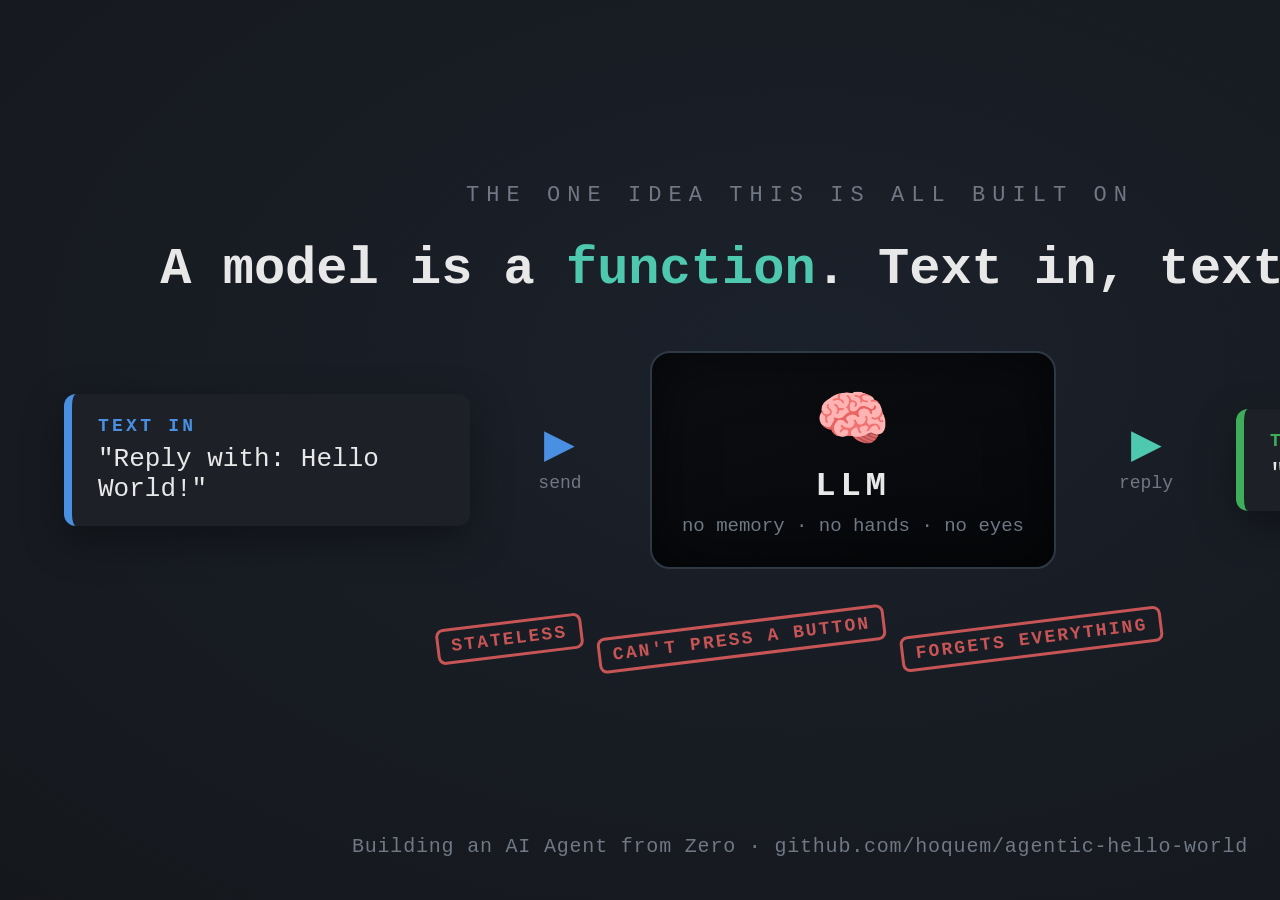
<file: production/blog/01-llm-function.html>
<!doctype html>
<html><head><meta charset="utf-8"><link rel="stylesheet" href="blog.css">
<style>html,body{width:1600px;height:900px}</style></head>
<body>
  <div class="stage">
    <div class="kicker">The one idea this is all built on</div>
    <div class="headline">A model is a <span class="accent">function</span>. Text in, text out.</div>

    <div class="flow-row" style="margin-top:18px">
      <div class="card user" style="min-width:300px">
        <div class="role">text in</div>
        <div class="body">"Reply with: Hello World!"</div>
      </div>

      <div class="arrow out"><div class="line">▶</div><div>send</div></div>

      <div class="box llm" style="width:460px">
        <div class="glyph">🧠</div>
        <div class="name">LLM</div>
        <div class="tag" style="white-space:nowrap">no memory · no hands · no eyes</div>
      </div>

      <div class="arrow back"><div class="line">▶</div><div>reply</div></div>

      <div class="card assistant" style="min-width:300px">
        <div class="role">text out</div>
        <div class="body">"Hello World!"</div>
      </div>
    </div>

    <div class="stamps" style="margin-top:18px">
      <span class="stamp">stateless</span>
      <span class="stamp">can't press a button</span>
      <span class="stamp">forgets everything</span>
    </div>

    <div class="foot">Building an AI Agent from Zero · github.com/hoquem/agentic-hello-world</div>
  </div>
</body></html>
</file>
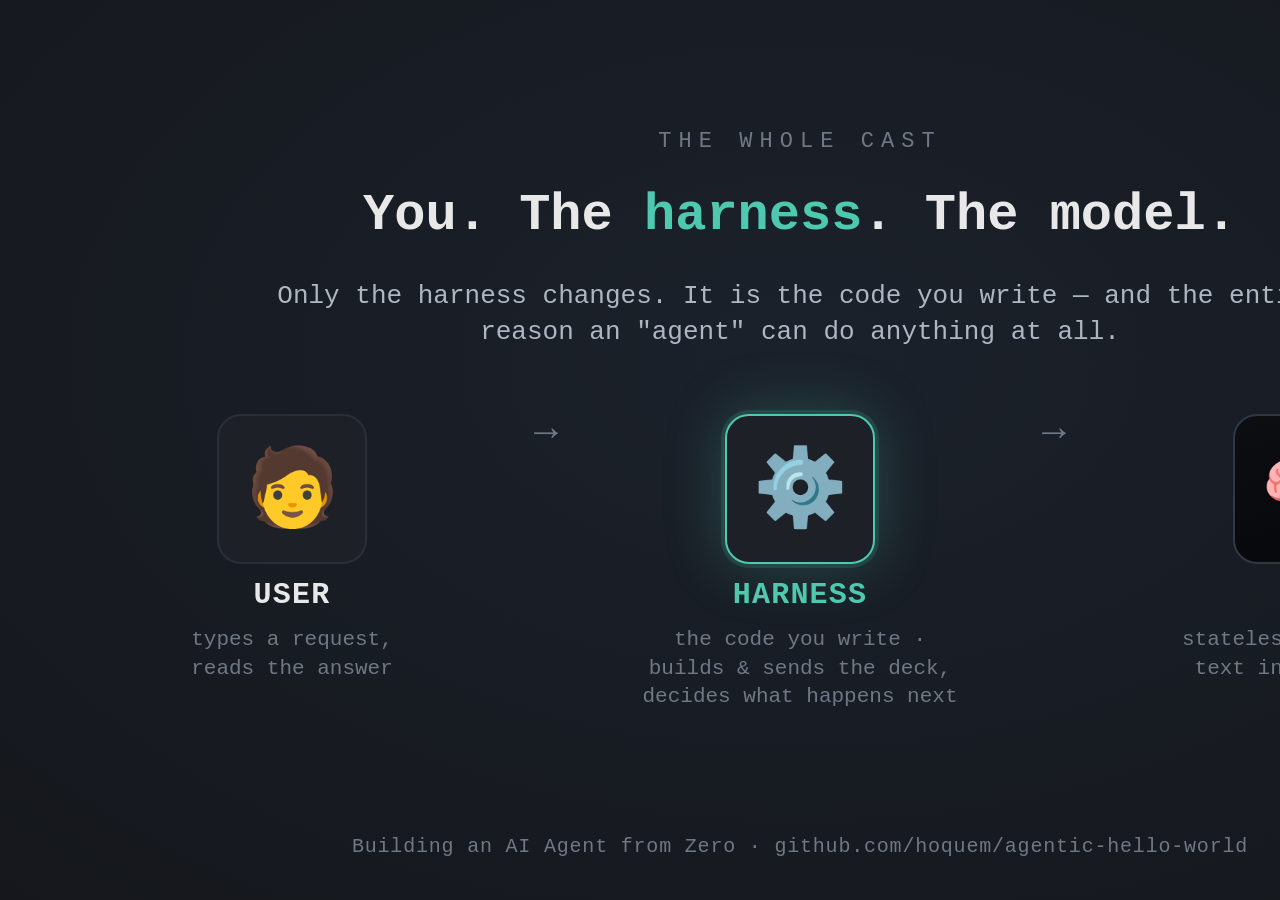
<file: production/blog/02-actors.html>
<!doctype html>
<html><head><meta charset="utf-8"><link rel="stylesheet" href="blog.css">
<style>html,body{width:1600px;height:900px}</style></head>
<body>
  <div class="stage">
    <div class="kicker">The whole cast</div>
    <div class="headline">You. The <span class="accent">harness</span>. The model.</div>
    <div class="sub">Only the harness changes. It is the code you write — and the entire reason an "agent" can do anything at all.</div>

    <div class="flow-row" style="margin-top:30px; gap:24px; align-items:flex-start">
      <div class="actor user">
        <div class="glyph">🧑</div>
        <div class="name">USER</div>
        <div class="desc">types a request,<br>reads the answer</div>
      </div>

      <div class="arrow"><div class="line">→</div></div>

      <div class="actor harness">
        <div class="glyph">⚙️</div>
        <div class="name">HARNESS</div>
        <div class="desc">the code you write ·<br>builds &amp; sends the deck,<br>decides what happens next</div>
      </div>

      <div class="arrow"><div class="line">→</div></div>

      <div class="actor">
        <div class="glyph" style="background:linear-gradient(160deg,#0c0e12,#05070a);border-color:#2f3845">🧠</div>
        <div class="name">LLM</div>
        <div class="desc">stateless · frozen ·<br>text in → text out</div>
      </div>
    </div>

    <div class="foot">Building an AI Agent from Zero · github.com/hoquem/agentic-hello-world</div>
  </div>
</body></html>
</file>
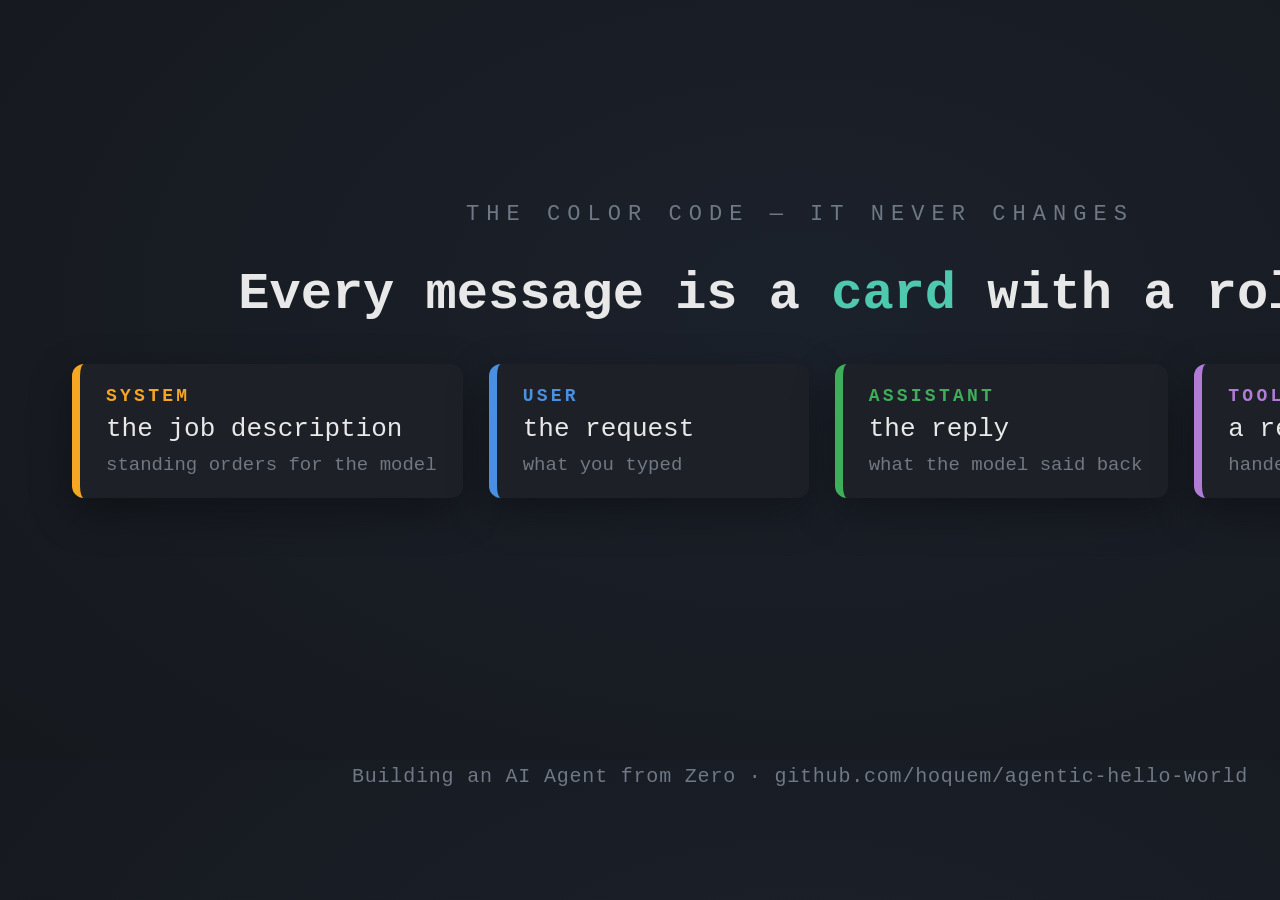
<file: production/blog/03-cards.html>
<!doctype html>
<html><head><meta charset="utf-8"><link rel="stylesheet" href="blog.css">
<style>html,body{width:1600px;height:760px}</style></head>
<body>
  <div class="stage" style="gap:40px">
    <div class="kicker">The color code — it never changes</div>
    <div class="headline">Every message is a <span class="accent">card</span> with a role.</div>

    <div class="flow-row" style="gap:26px; align-items:stretch; flex-wrap:wrap">
      <div class="card system">
        <div class="role">System</div>
        <div class="body">the job description</div>
        <div class="note">standing orders for the model</div>
      </div>
      <div class="card user">
        <div class="role">User</div>
        <div class="body">the request</div>
        <div class="note">what you typed</div>
      </div>
      <div class="card assistant">
        <div class="role">Assistant</div>
        <div class="body">the reply</div>
        <div class="note">what the model said back</div>
      </div>
      <div class="card tool">
        <div class="role">Tool</div>
        <div class="body">a result</div>
        <div class="note">handed back to the model</div>
      </div>
    </div>

    <div class="foot">Building an AI Agent from Zero · github.com/hoquem/agentic-hello-world</div>
  </div>
</body></html>
</file>
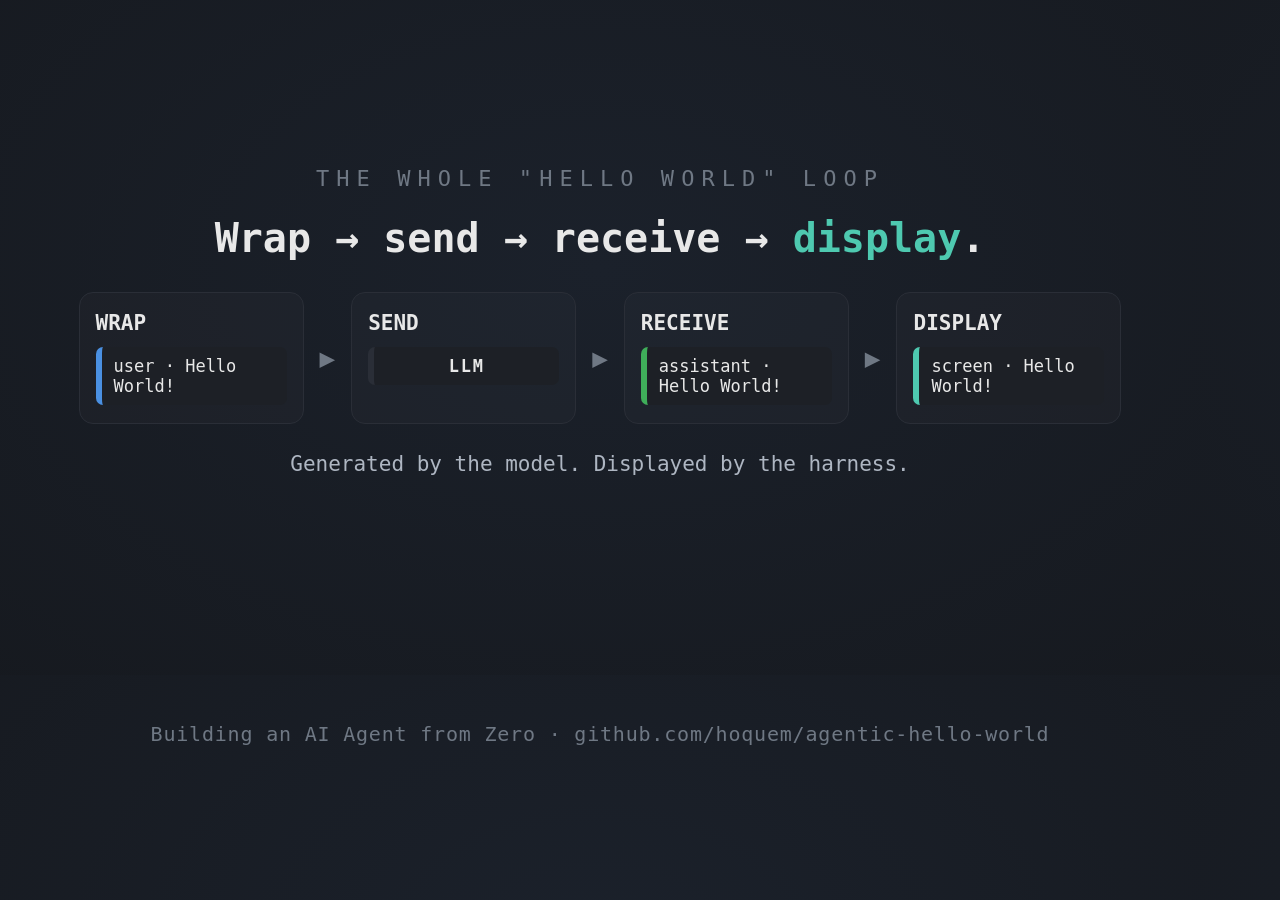
<file: production/blog/04-flow-anim.html>
<!doctype html>
<html><head><meta charset="utf-8"><link rel="stylesheet" href="blog.css">
<style>
  html,body{width:1200px;height:675px}
  .stage{gap:26px;padding:40px 50px 70px}
  .headline{font-size:40px}
  .steps{display:flex;gap:16px;align-items:stretch;justify-content:center;margin-top:6px}
  .step{width:225px;background:rgba(255,255,255,.02);border:1px solid var(--line);
        border-radius:14px;padding:18px 16px;display:flex;flex-direction:column;gap:12px;
        animation:sweep 6s linear infinite}
  .step .verb{font-size:21px;font-weight:700}
  .step .chip{font-size:17px;border-left:6px solid var(--line);border-radius:7px;
        background:var(--panel);padding:9px 12px}
  .chip.u{border-left-color:var(--user)} .chip.a{border-left-color:var(--assistant)}
  .chip.c{border-left-color:var(--cloud)} .chip.llm{text-align:center;font-weight:700;letter-spacing:.1em}
  .between{display:flex;align-items:center;font-size:26px;color:var(--muted)}
  .s2{animation-delay:-1.5s} .s3{animation-delay:-3s} .s4{animation-delay:-4.5s}

  @keyframes sweep{
    0%{border-color:var(--line);box-shadow:none;transform:translateY(0)}
    3%{border-color:var(--cloud);box-shadow:0 0 34px rgba(78,201,176,.35);transform:translateY(-5px)}
    16%{border-color:var(--cloud);box-shadow:0 0 34px rgba(78,201,176,.35);transform:translateY(-5px)}
    22%,100%{border-color:var(--line);box-shadow:none;transform:translateY(0)}
  }
</style></head>
<body>
  <div class="stage">
    <div class="kicker">The whole "Hello World" loop</div>
    <div class="headline">Wrap → send → receive → <span class="accent">display</span>.</div>

    <div class="steps">
      <div class="step s1"><div class="verb">WRAP</div><div class="chip u">user · Hello World!</div></div>
      <div class="between">▶</div>
      <div class="step s2"><div class="verb">SEND</div><div class="chip llm">LLM</div></div>
      <div class="between">▶</div>
      <div class="step s3"><div class="verb">RECEIVE</div><div class="chip a">assistant · Hello World!</div></div>
      <div class="between">▶</div>
      <div class="step s4"><div class="verb">DISPLAY</div><div class="chip c">screen · Hello World!</div></div>
    </div>

    <div class="sub" style="font-size:21px">Generated by the model. Displayed by the harness.</div>
    <div class="foot">Building an AI Agent from Zero · github.com/hoquem/agentic-hello-world</div>
  </div>
</body></html>
</file>
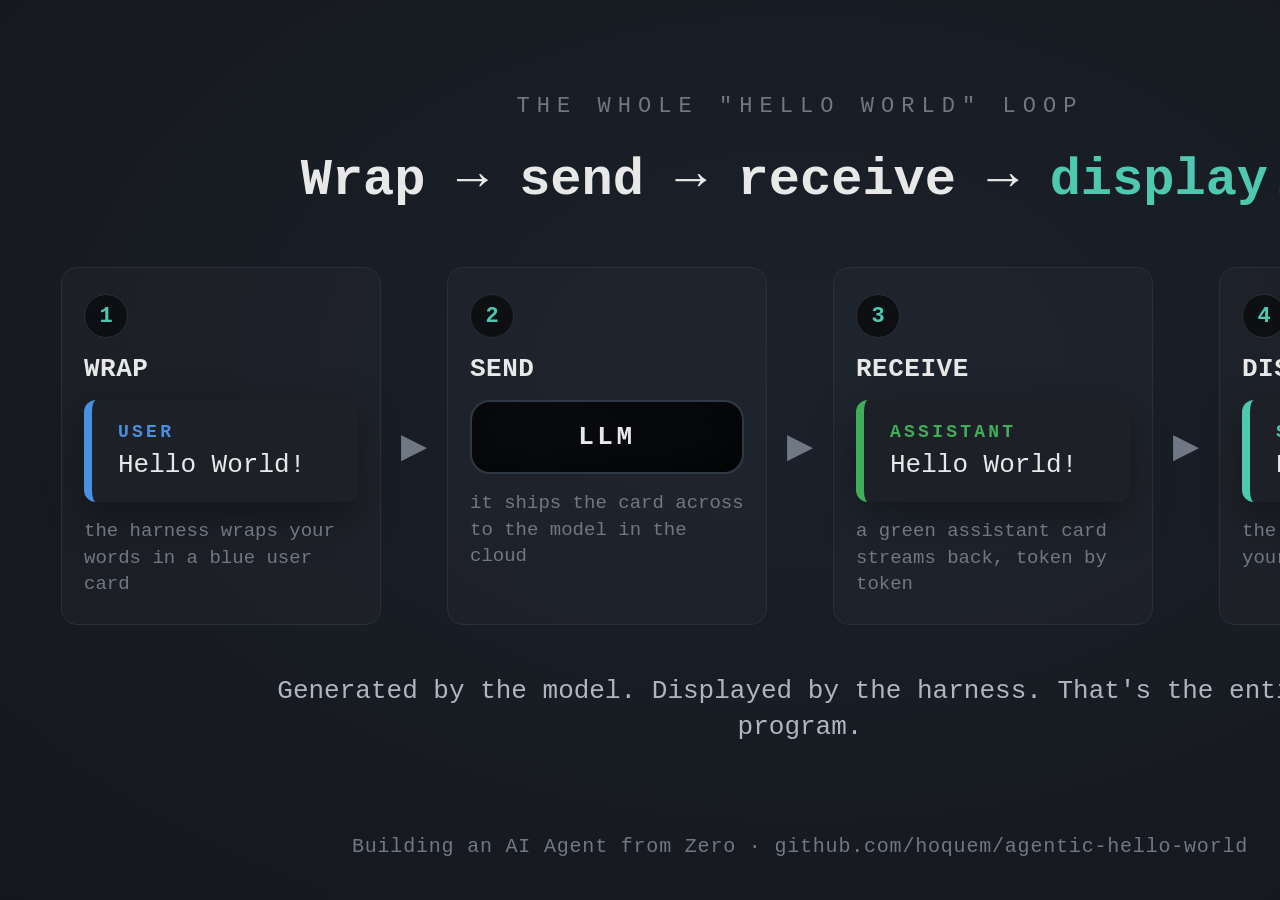
<file: production/blog/04-flow.html>
<!doctype html>
<html><head><meta charset="utf-8"><link rel="stylesheet" href="blog.css">
<style>
  html,body{width:1600px;height:900px}
  .steps{display:flex;gap:20px;align-items:stretch;justify-content:center}
  .step{width:320px;background:rgba(255,255,255,.02);border:1px solid var(--line);
        border-radius:16px;padding:26px 22px;display:flex;flex-direction:column;gap:16px}
  .step .n{width:44px;height:44px;border-radius:50%;background:var(--ink);
        border:1px solid var(--line);display:flex;align-items:center;justify-content:center;
        font-size:22px;font-weight:700;color:var(--cloud)}
  .step .verb{font-size:26px;font-weight:700;letter-spacing:.02em}
  .step .say{font-size:19px;color:var(--muted);line-height:1.4}
  .between{display:flex;align-items:center;font-size:34px;color:var(--muted)}
</style></head>
<body>
  <div class="stage">
    <div class="kicker">The whole "Hello World" loop</div>
    <div class="headline">Wrap → send → receive → <span class="accent">display</span>.</div>

    <div class="steps" style="margin-top:24px">
      <div class="step">
        <div class="n">1</div>
        <div class="verb">WRAP</div>
        <div class="card user" style="min-width:0"><div class="role">User</div><div class="body">Hello World!</div></div>
        <div class="say">the harness wraps your words in a blue user card</div>
      </div>
      <div class="between">▶</div>
      <div class="step">
        <div class="n">2</div>
        <div class="verb">SEND</div>
        <div class="box llm" style="width:auto;min-height:0;padding:20px"><div class="name" style="font-size:26px">LLM</div></div>
        <div class="say">it ships the card across to the model in the cloud</div>
      </div>
      <div class="between">▶</div>
      <div class="step">
        <div class="n">3</div>
        <div class="verb">RECEIVE</div>
        <div class="card assistant" style="min-width:0"><div class="role">Assistant</div><div class="body">Hello World!</div></div>
        <div class="say">a green assistant card streams back, token by token</div>
      </div>
      <div class="between">▶</div>
      <div class="step">
        <div class="n">4</div>
        <div class="verb">DISPLAY</div>
        <div class="card" style="min-width:0;border-left-color:var(--cloud)"><div class="role" style="color:var(--cloud)">Screen</div><div class="body">Hello World!</div></div>
        <div class="say">the harness prints it on your screen</div>
      </div>
    </div>

    <div class="sub" style="margin-top:14px">Generated by the model. Displayed by the harness. That's the entire program.</div>
    <div class="foot">Building an AI Agent from Zero · github.com/hoquem/agentic-hello-world</div>
  </div>
</body></html>
</file>
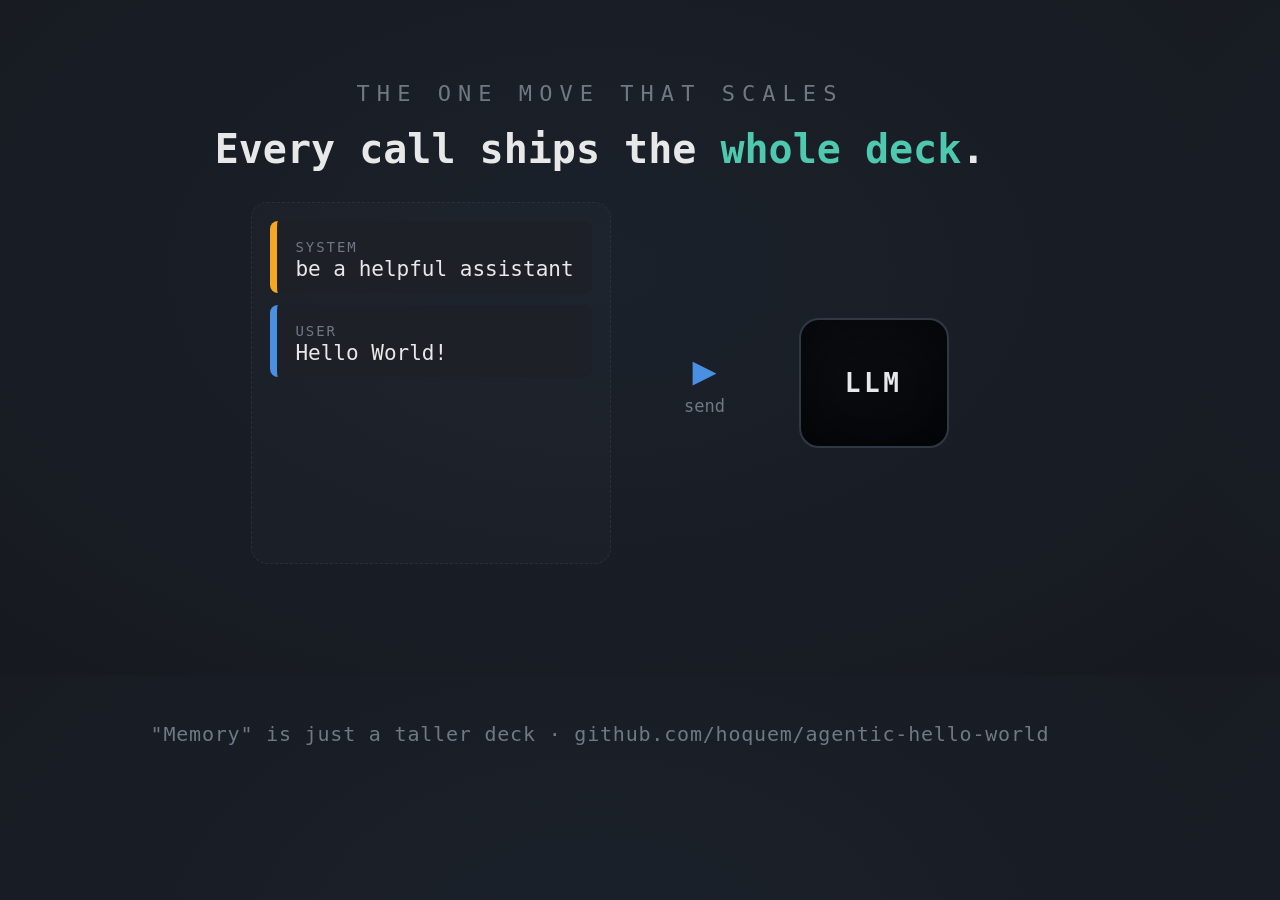
<file: production/blog/05-deck-anim.html>
<!doctype html>
<html><head><meta charset="utf-8"><link rel="stylesheet" href="blog.css">
<style>
  html,body{width:1200px;height:675px}
  .stage{gap:22px;padding:40px 50px 70px}
  .headline{font-size:40px}
  .row{display:flex;align-items:center;gap:34px;margin-top:8px}
  .arrow .line{color:var(--user);animation:nudge 3s ease-in-out infinite}
  .deck{transition:none;animation:nudge 3s ease-in-out infinite}
  .mini{font-size:19px;min-width:280px}
  /* the two later cards fade in at the half-loop (deck grows), then reset cleanly */
  .grow{opacity:0;animation:grow 6s ease-in-out infinite}
  .box.llm{width:150px;min-height:130px;padding:14px;animation:pulse 3s ease-in-out infinite}
  .box.llm .name{font-size:26px}

  @keyframes nudge{
    0%,12%{transform:translateX(0)} 22%{transform:translateX(22px)} 34%,62%{transform:translateX(0)}
    72%{transform:translateX(22px)} 84%,100%{transform:translateX(0)}
  }
  @keyframes pulse{
    0%,12%{box-shadow:inset 0 0 60px rgba(0,0,0,.6)}
    24%{box-shadow:inset 0 0 60px rgba(0,0,0,.6),0 0 60px rgba(78,201,176,.55)}
    40%,100%{box-shadow:inset 0 0 60px rgba(0,0,0,.6)}
  }
  @keyframes grow{
    0%,45%{opacity:0;transform:translateY(-8px)}
    52%,92%{opacity:1;transform:translateY(0)}
    100%{opacity:0;transform:translateY(-8px)}
  }
</style></head>
<body>
  <div class="stage">
    <div class="kicker">The one move that scales</div>
    <div class="headline">Every call ships the <span class="accent">whole deck</span>.</div>

    <div class="row">
      <div class="deck">
        <div class="mini system"><span class="r">system</span><br>be a helpful assistant</div>
        <div class="mini user"><span class="r">user</span><br>Hello World!</div>
        <div class="mini assistant grow"><span class="r">assistant</span><br>Hello World!</div>
        <div class="mini user grow"><span class="r">user</span><br>now in French</div>
      </div>
      <div class="arrow"><div class="line">▶</div><div style="color:var(--muted);font-size:17px">send</div></div>
      <div class="box llm"><div class="name">LLM</div></div>
    </div>

    <div class="foot">"Memory" is just a taller deck · github.com/hoquem/agentic-hello-world</div>
  </div>
</body></html>
</file>
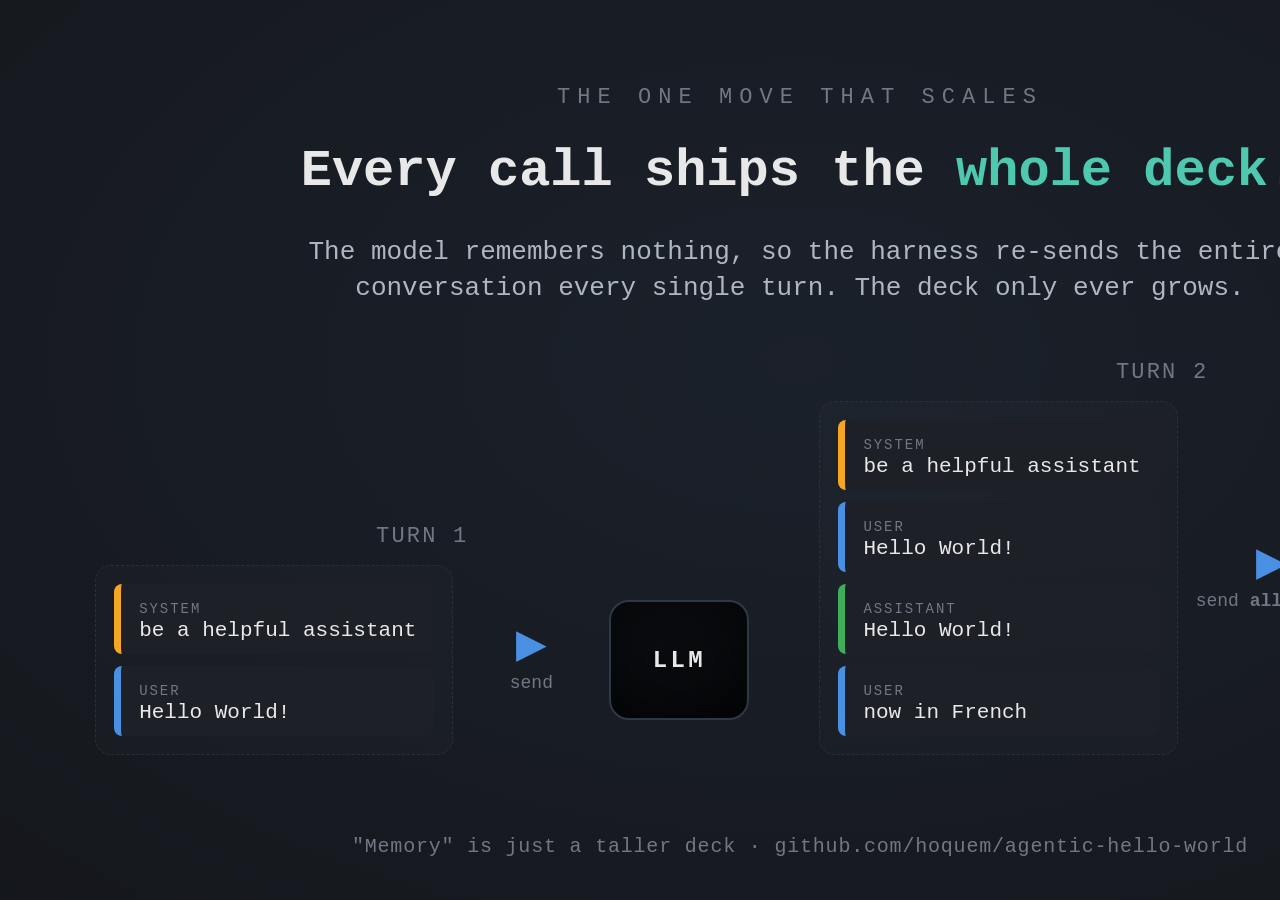
<file: production/blog/05-deck.html>
<!doctype html>
<html><head><meta charset="utf-8"><link rel="stylesheet" href="blog.css">
<style>
  html,body{width:1600px;height:900px}
  .turns{display:flex;gap:70px;align-items:flex-end;justify-content:center}
  .turn{display:flex;flex-direction:column;align-items:center;gap:16px}
  .turn .lbl{font-size:22px;color:var(--muted);letter-spacing:.1em;text-transform:uppercase}
  .ship{display:flex;align-items:center;gap:18px}
  .ship .arrow .line{color:var(--user)}
</style></head>
<body>
  <div class="stage">
    <div class="kicker">The one move that scales</div>
    <div class="headline">Every call ships the <span class="accent">whole deck</span>.</div>
    <div class="sub">The model remembers nothing, so the harness re-sends the entire conversation every single turn. The deck only ever grows.</div>

    <div class="turns" style="margin-top:20px">
      <div class="turn">
        <div class="lbl">Turn 1</div>
        <div class="ship">
          <div class="deck">
            <div class="mini system"><span class="r">system</span><br>be a helpful assistant</div>
            <div class="mini user"><span class="r">user</span><br>Hello World!</div>
          </div>
          <div class="arrow out"><div class="line">▶</div><div>send</div></div>
          <div class="box llm" style="width:140px;min-height:120px;padding:14px"><div class="name" style="font-size:24px">LLM</div></div>
        </div>
      </div>

      <div class="turn">
        <div class="lbl">Turn 2</div>
        <div class="ship">
          <div class="deck">
            <div class="mini system"><span class="r">system</span><br>be a helpful assistant</div>
            <div class="mini user"><span class="r">user</span><br>Hello World!</div>
            <div class="mini assistant"><span class="r">assistant</span><br>Hello World!</div>
            <div class="mini user"><span class="r">user</span><br>now in French</div>
          </div>
          <div class="arrow out"><div class="line">▶</div><div>send <b>all of it</b></div></div>
          <div class="box llm" style="width:140px;min-height:120px;padding:14px"><div class="name" style="font-size:24px">LLM</div></div>
        </div>
      </div>
    </div>

    <div class="foot">"Memory" is just a taller deck · github.com/hoquem/agentic-hello-world</div>
  </div>
</body></html>
</file>
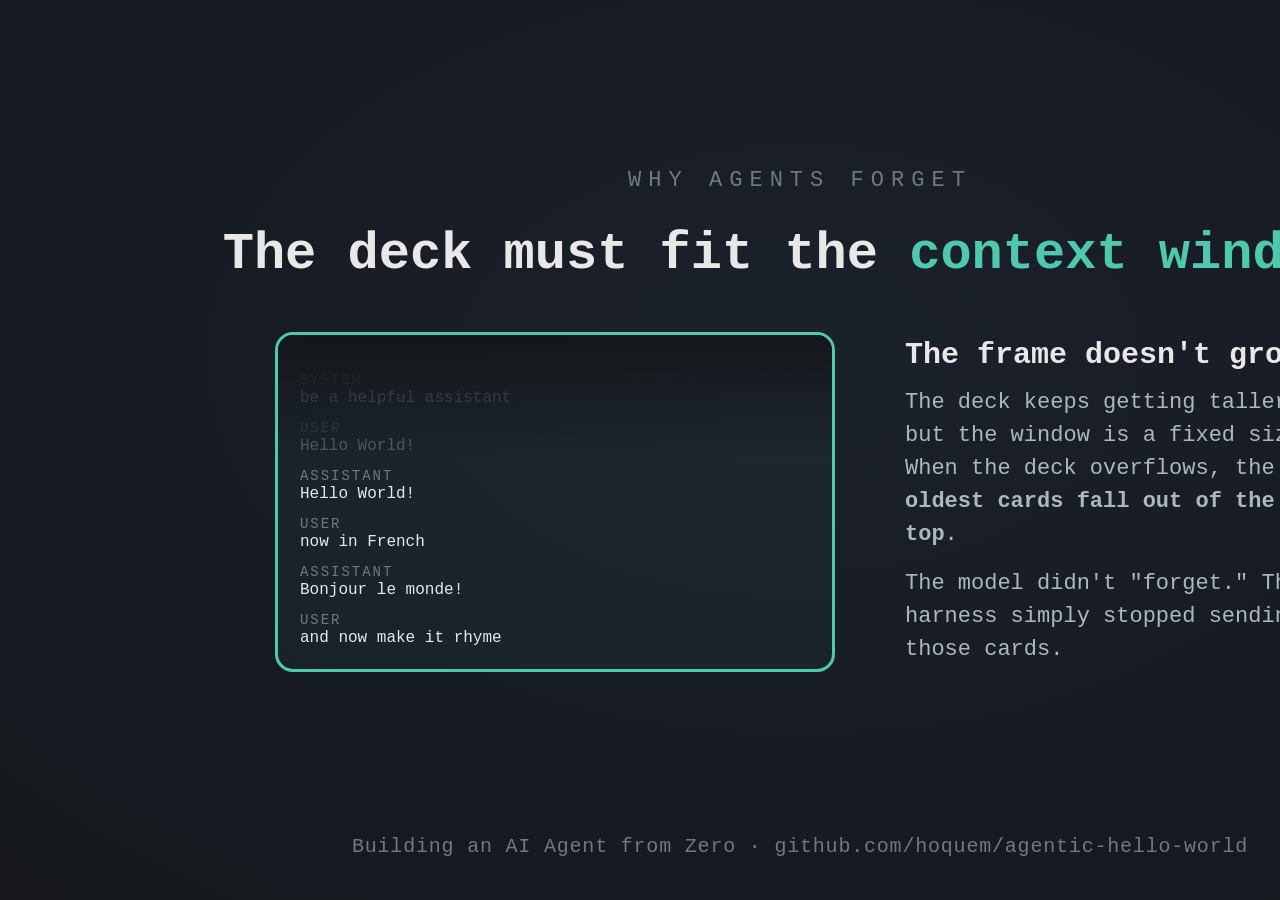
<file: production/blog/06-window.html>
<!doctype html>
<html><head><meta charset="utf-8"><link rel="stylesheet" href="blog.css">
<style>
  html,body{width:1600px;height:900px}
  .frame{position:relative;width:560px;height:340px;border:3px solid var(--cloud);
         border-radius:18px;padding:22px;display:flex;flex-direction:column-reverse;
         gap:12px;overflow:hidden;background:rgba(78,201,176,.04)}
  .frame .cap{position:absolute;top:-16px;left:24px;background:var(--bg);padding:0 12px;
         font-size:18px;letter-spacing:.12em;text-transform:uppercase;color:var(--cloud)}
  .fade{position:absolute;top:0;left:0;right:0;height:120px;
        background:linear-gradient(var(--bg),transparent);pointer-events:none}
  .spill{opacity:.28}
  .spill .r{color:var(--muted)}
  .side{max-width:420px}
  .side h3{font-size:30px;margin-bottom:14px}
  .side p{font-size:22px;color:#aeb6c2;line-height:1.5}
</style></head>
<body>
  <div class="stage">
    <div class="kicker">Why agents forget</div>
    <div class="headline">The deck must fit the <span class="accent">context window</span>.</div>

    <div class="flow-row" style="gap:70px;margin-top:14px;align-items:center">
      <div class="frame">
        <span class="cap">context window · fixed size</span>
        <div class="mini user"><span class="r">user</span><br>and now make it rhyme</div>
        <div class="mini assistant"><span class="r">assistant</span><br>Bonjour le monde!</div>
        <div class="mini user"><span class="r">user</span><br>now in French</div>
        <div class="mini assistant"><span class="r">assistant</span><br>Hello World!</div>
        <div class="mini user spill"><span class="r">user</span><br>Hello World!</div>
        <div class="mini system spill"><span class="r">system</span><br>be a helpful assistant</div>
        <div class="fade"></div>
      </div>

      <div class="side">
        <h3>The frame doesn't grow.</h3>
        <p>The deck keeps getting taller — but the window is a fixed size. When the deck overflows, the <b>oldest cards fall out of the top</b>.</p>
        <p style="margin-top:16px">The model didn't "forget." The harness simply stopped sending those cards.</p>
      </div>
    </div>

    <div class="foot">Building an AI Agent from Zero · github.com/hoquem/agentic-hello-world</div>
  </div>
</body></html>
</file>
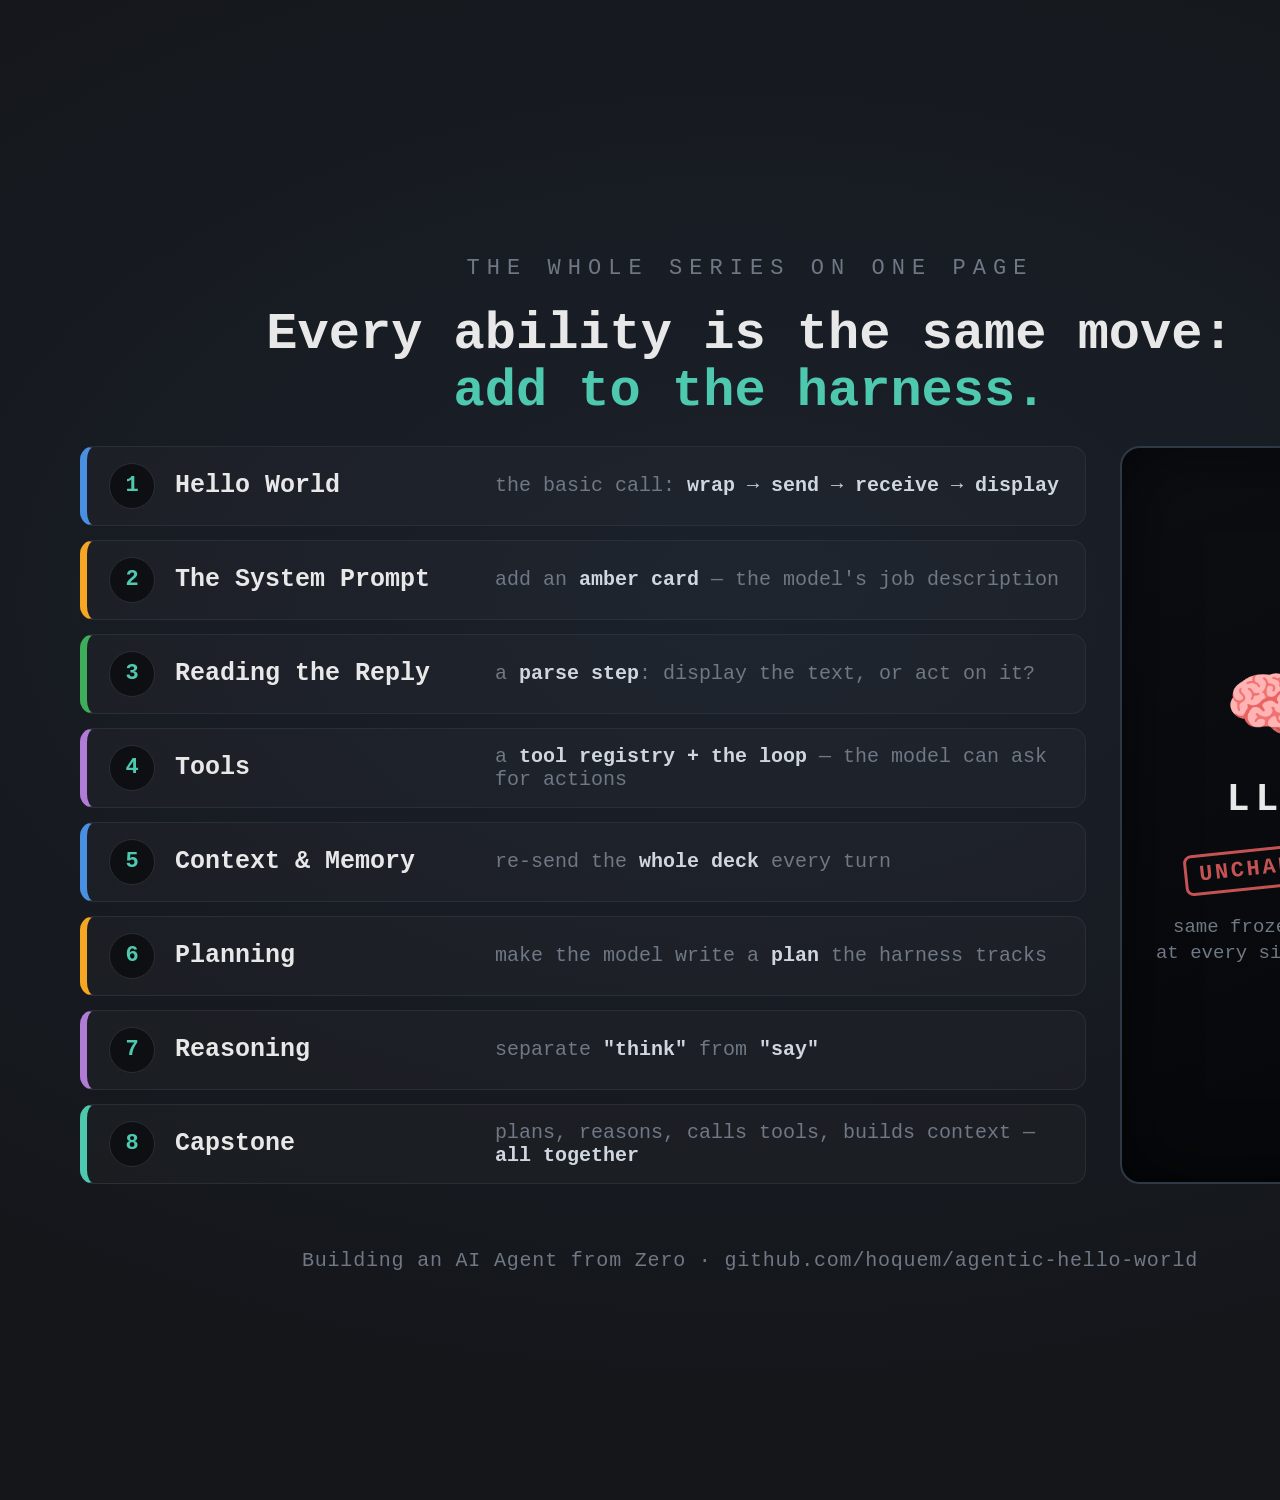
<file: production/blog/07-ladder.html>
<!doctype html>
<html><head><meta charset="utf-8"><link rel="stylesheet" href="blog.css">
<style>
  html,body{width:1500px;height:1500px}
  .stage{gap:26px;justify-content:flex-start;padding-top:70px}
  .layout{display:flex;gap:34px;align-items:stretch;width:1340px}
  .rungs{display:flex;flex-direction:column;gap:14px;flex:1}
  .rung{display:flex;align-items:center;gap:20px;background:rgba(255,255,255,.02);
        border:1px solid var(--line);border-radius:14px;padding:16px 22px;
        border-left:7px solid var(--line)}
  .rung .n{width:46px;height:46px;flex:none;border-radius:50%;background:var(--ink);
        border:1px solid var(--line);display:flex;align-items:center;justify-content:center;
        font-size:22px;font-weight:700;color:var(--cloud)}
  .rung .t{font-size:25px;font-weight:700;flex:none;width:300px}
  .rung .add{font-size:20px;color:var(--muted)}
  .rung .add b{color:#cfd6df;font-weight:600}
  .rung.s{border-left-color:var(--system)}
  .rung.u{border-left-color:var(--user)}
  .rung.a{border-left-color:var(--assistant)}
  .rung.tl{border-left-color:var(--tool)}
  .rung.c{border-left-color:var(--cloud)}

  .rail{width:300px;flex:none;border-radius:20px;
        background:linear-gradient(160deg,#0c0e12,#05070a);border:2px solid #2f3845;
        display:flex;flex-direction:column;align-items:center;justify-content:center;gap:26px;
        box-shadow:inset 0 0 70px rgba(0,0,0,.6);padding:30px}
  .rail .glyph{font-size:72px}
  .rail .name{font-size:38px;font-weight:700;letter-spacing:.16em}
  .rail .stamp{font-size:22px;transform:rotate(-6deg)}
  .rail .tag{font-size:19px;color:var(--muted);text-align:center;line-height:1.4}
</style></head>
<body>
  <div class="stage">
    <div class="kicker">The whole series on one page</div>
    <div class="headline">Every ability is the same move:<br><span class="accent">add to the harness.</span></div>

    <div class="layout">
      <div class="rungs">
        <div class="rung u"><div class="n">1</div><div class="t">Hello World</div><div class="add">the basic call: <b>wrap → send → receive → display</b></div></div>
        <div class="rung s"><div class="n">2</div><div class="t">The System Prompt</div><div class="add">add an <b>amber card</b> — the model's job description</div></div>
        <div class="rung a"><div class="n">3</div><div class="t">Reading the Reply</div><div class="add">a <b>parse step</b>: display the text, or act on it?</div></div>
        <div class="rung tl"><div class="n">4</div><div class="t">Tools</div><div class="add">a <b>tool registry + the loop</b> — the model can ask for actions</div></div>
        <div class="rung u"><div class="n">5</div><div class="t">Context &amp; Memory</div><div class="add">re-send the <b>whole deck</b> every turn</div></div>
        <div class="rung s"><div class="n">6</div><div class="t">Planning</div><div class="add">make the model write a <b>plan</b> the harness tracks</div></div>
        <div class="rung tl"><div class="n">7</div><div class="t">Reasoning</div><div class="add">separate <b>"think"</b> from <b>"say"</b></div></div>
        <div class="rung c"><div class="n">8</div><div class="t">Capstone</div><div class="add">plans, reasons, calls tools, builds context — <b>all together</b></div></div>
      </div>

      <div class="rail">
        <div class="glyph">🧠</div>
        <div class="name">LLM</div>
        <span class="stamp">unchanged</span>
        <div class="tag">same frozen model<br>at every single step</div>
      </div>
    </div>

    <div class="foot">Building an AI Agent from Zero · github.com/hoquem/agentic-hello-world</div>
  </div>
</body></html>
</file>
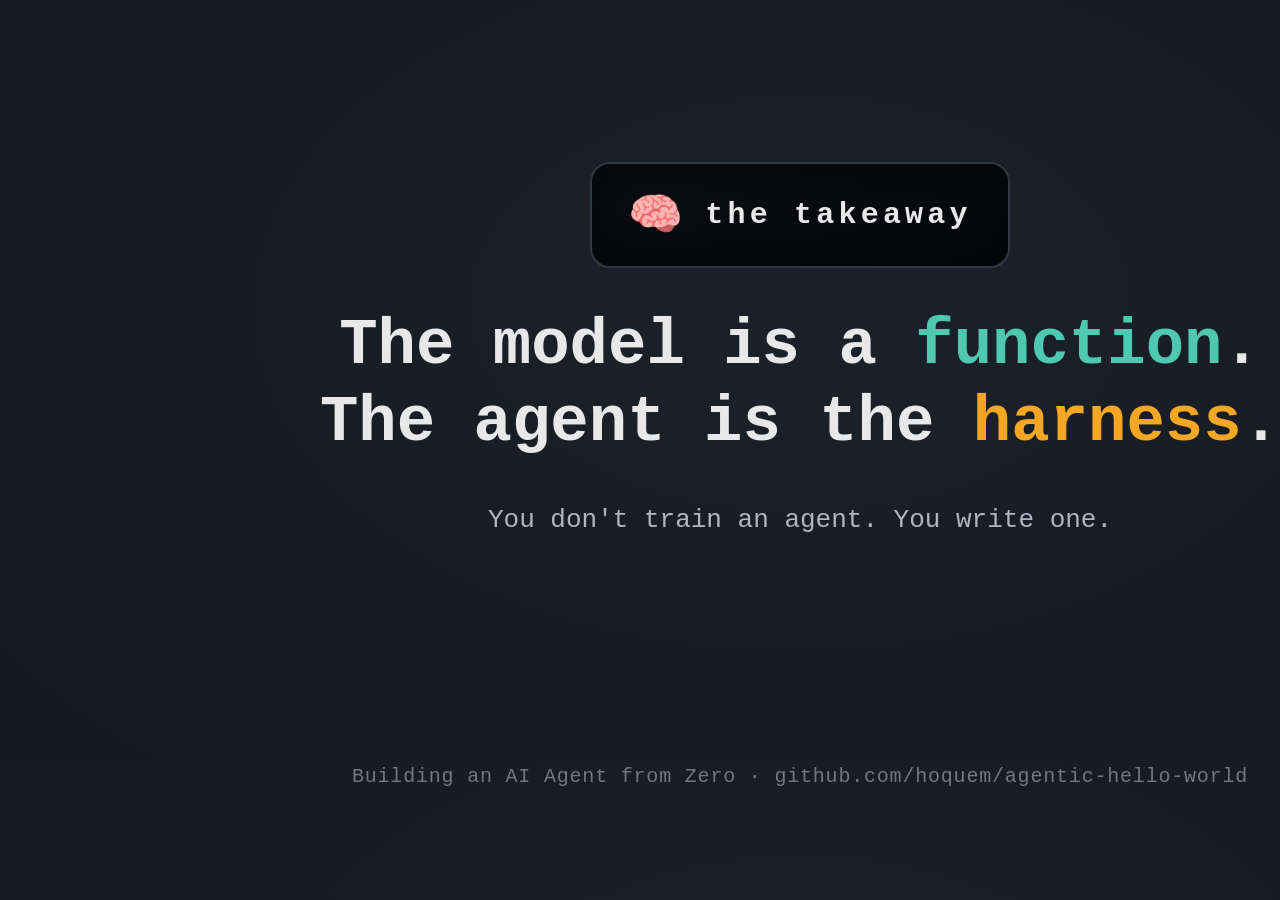
<file: production/blog/08-takeaway.html>
<!doctype html>
<html><head><meta charset="utf-8"><link rel="stylesheet" href="blog.css">
<style>html,body{width:1600px;height:760px}
  .big{font-size:64px;font-weight:700;line-height:1.2;text-align:center}
  .big .one{color:var(--cloud)}
  .big .two{color:var(--system)}
</style></head>
<body>
  <div class="stage" style="gap:40px">
    <div class="box llm" style="width:auto;min-width:0;flex-direction:row;gap:22px;padding:24px 36px;min-height:0">
      <div class="glyph" style="font-size:44px">🧠</div>
      <div class="name" style="font-size:30px">the takeaway</div>
    </div>

    <div class="big">
      The model is a <span class="one">function</span>.<br>
      The agent is the <span class="two">harness</span>.
    </div>

    <div class="sub">You don't train an agent. You write one.</div>

    <div class="foot">Building an AI Agent from Zero · github.com/hoquem/agentic-hello-world</div>
  </div>
</body></html>
</file>
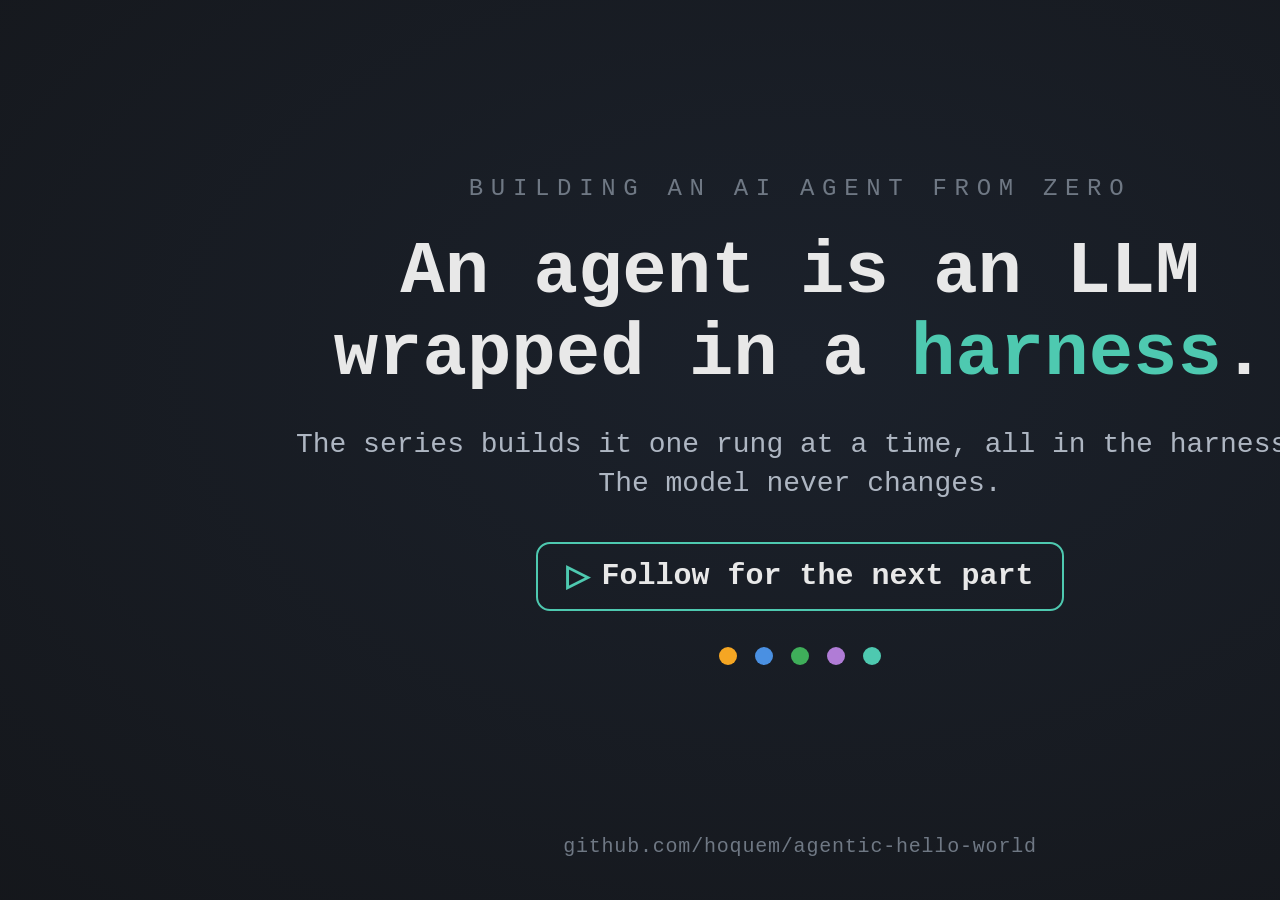
<file: production/blog/09-endcard.html>
<!doctype html>
<html><head><meta charset="utf-8"><link rel="stylesheet" href="blog.css">
<style>
  html,body{width:1600px;height:900px}
  .stage{gap:30px}
  .kicker{font-size:24px}
  .big{font-size:74px;font-weight:700;line-height:1.1;text-align:center}
  .big .accent{color:var(--cloud)}
  .sub{font-size:28px}
  .cta{display:inline-flex;align-items:center;gap:12px;margin-top:8px;
       font-size:30px;font-weight:700;color:var(--fg);
       border:2px solid var(--cloud);border-radius:14px;padding:14px 28px}
  .cta .play{color:var(--cloud)}
  .dots{display:flex;gap:18px;margin-top:6px}
  .dot{width:18px;height:18px;border-radius:50%}
</style></head>
<body>
  <div class="stage">
    <div class="kicker">Building an AI Agent from Zero</div>
    <div class="big">An agent is an LLM<br>wrapped in a <span class="accent">harness</span>.</div>
    <div class="sub" style="max-width:1200px">The series builds it one rung at a time, all in the harness.<br>The model never changes.</div>
    <div class="cta"><span class="play">▷</span> Follow for the next part</div>
    <div class="dots">
      <span class="dot" style="background:var(--system)"></span>
      <span class="dot" style="background:var(--user)"></span>
      <span class="dot" style="background:var(--assistant)"></span>
      <span class="dot" style="background:var(--tool)"></span>
      <span class="dot" style="background:var(--cloud)"></span>
    </div>
    <div class="foot">github.com/hoquem/agentic-hello-world</div>
  </div>
</body></html>
</file>
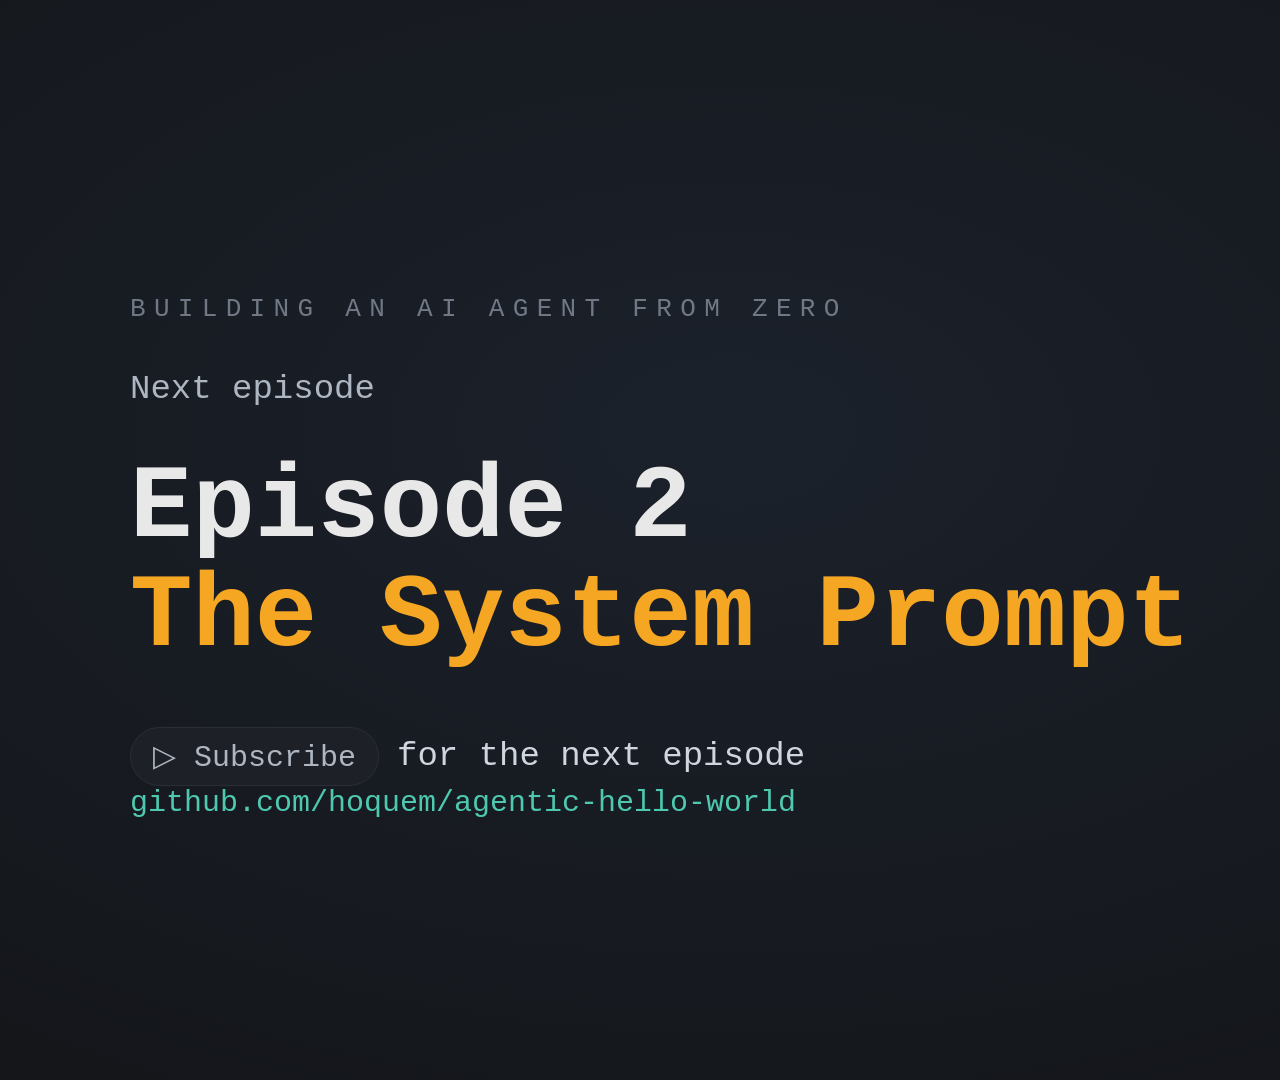
<file: production/cards/end.html>
<!doctype html>
<html><head><meta charset="utf-8"><style>
  :root{--bg:#14161a;--fg:#e8e8e8;--user:#4a90e2;--assistant:#3fae5a;--system:#f5a623;--cloud:#4ec9b0;--muted:#6f7884;--line:#2a2e37}
  *{margin:0;box-sizing:border-box}
  html,body{width:1920px;height:1080px;overflow:hidden}
  body{background:radial-gradient(1300px 760px at 38% 40%, #1b212b, var(--bg));
       color:var(--fg);font-family:ui-monospace,SFMono-Regular,Menlo,monospace;
       padding:120px 130px;display:flex;flex-direction:column;justify-content:center;gap:46px}
  .kicker{font-size:26px;letter-spacing:.32em;text-transform:uppercase;color:var(--muted)}
  .next{font-size:34px;color:#aeb6c2}
  .ep{font-size:104px;font-weight:700;line-height:1.04}
  .ep .accent{color:var(--system)}
  .row{display:flex;align-items:center;gap:18px;font-size:34px;color:#cfd6df;margin-top:10px}
  .pill{font-size:30px;background:#1d2026;border:1px solid var(--line);border-radius:999px;padding:10px 22px;color:#aeb6c2}
  .repo{position:absolute;bottom:80px;font-size:30px;color:var(--cloud)}
  /* right third is intentionally clear for YouTube's end-screen elements */
  .clearzone{position:absolute;right:0;top:0;width:620px;height:1080px}
</style></head><body>
  <div class="kicker">Building an AI Agent from Zero</div>
  <div class="next">Next episode</div>
  <div class="ep">Episode 2<br><span class="accent">The System Prompt</span></div>
  <div class="row"><span class="pill">&#9655; Subscribe</span><span>for the next episode</span></div>
  <div class="repo">github.com/hoquem/agentic-hello-world</div>
  <div class="clearzone"></div>
</body></html>
</file>
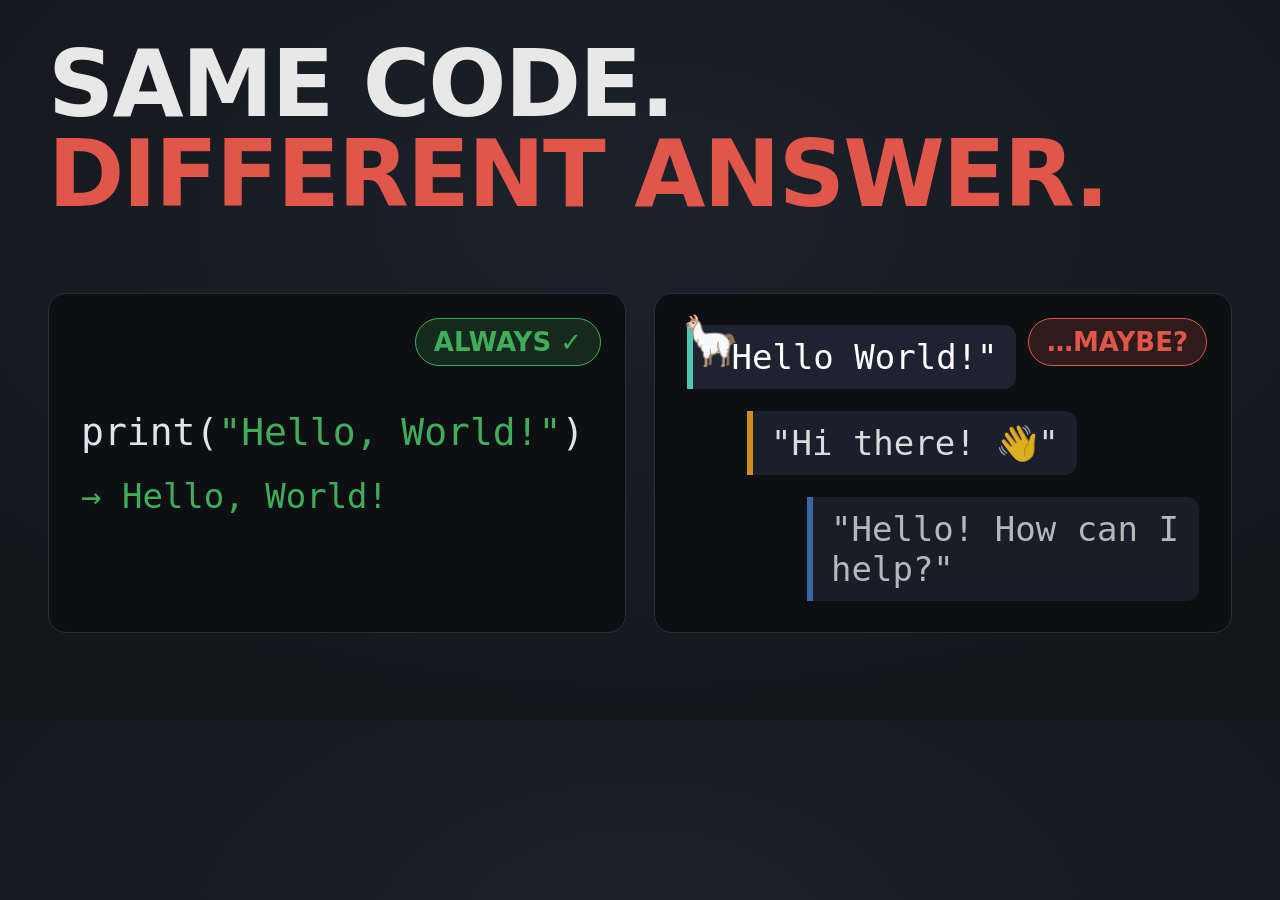
<file: production/cards/thumbnail.html>
<!doctype html>
<html><head><meta charset="utf-8"><style>
  :root{--bg:#14161a;--fg:#e8e8e8;--user:#4a90e2;--assistant:#3fae5a;--system:#f5a623;--cloud:#4ec9b0;--muted:#7e8794;--red:#e0564b;--line:#2a2e37}
  *{margin:0;box-sizing:border-box}
  html,body{width:1280px;height:720px;overflow:hidden}
  body{background:radial-gradient(900px 520px at 50% 30%, #1c222c, var(--bg));
       color:var(--fg);font-family:system-ui,-apple-system,"Segoe UI",sans-serif;
       padding:40px 48px;display:flex;flex-direction:column}
  .head{font-weight:900;font-size:92px;line-height:.98;letter-spacing:-.02em}
  .head .diff{color:var(--red)}
  .cards{flex:1;display:flex;gap:28px;align-items:center;margin-top:26px}
  .card{flex:1;background:#0d0f12;border:1px solid var(--line);border-radius:18px;
        padding:30px 32px;height:340px;display:flex;flex-direction:column;justify-content:center;gap:22px;position:relative}
  .code{font-family:ui-monospace,Menlo,monospace;font-size:38px;color:#dfe4ea}
  .code .s{color:var(--assistant)}
  .tag{position:absolute;top:24px;right:24px;font-weight:800;font-size:26px;padding:8px 18px;border-radius:999px}
  .tag.ok{background:rgba(63,174,90,.16);color:var(--assistant);border:1px solid var(--assistant)}
  .tag.maybe{background:rgba(224,86,75,.16);color:var(--red);border:1px solid var(--red)}
  .bubble{font-family:ui-monospace,Menlo,monospace;font-size:34px;color:#fff;background:#1d2330;
          border-left:6px solid var(--cloud);border-radius:0 12px 12px 0;padding:12px 18px;width:fit-content}
  .bubble.b2{margin-left:60px;border-color:var(--system);opacity:.85}
  .bubble.b3{margin-left:120px;border-color:var(--user);opacity:.7}
  .llama{position:absolute;top:18px;left:26px;font-size:48px}
</style></head><body>
  <div class="head">SAME CODE.<br><span class="diff">DIFFERENT ANSWER.</span></div>
  <div class="cards">
    <div class="card">
      <div class="tag ok">ALWAYS &#10003;</div>
      <div class="code">print(<span class="s">"Hello, World!"</span>)</div>
      <div class="code" style="color:var(--assistant);font-size:34px">&rarr; Hello, World!</div>
    </div>
    <div class="card">
      <div class="llama">&#129433;</div>
      <div class="tag maybe">&hellip;MAYBE?</div>
      <div class="bubble">"Hello World!"</div>
      <div class="bubble b2">"Hi there! 👋"</div>
      <div class="bubble b3">"Hello! How can I help?"</div>
    </div>
  </div>
</body></html>
</file>
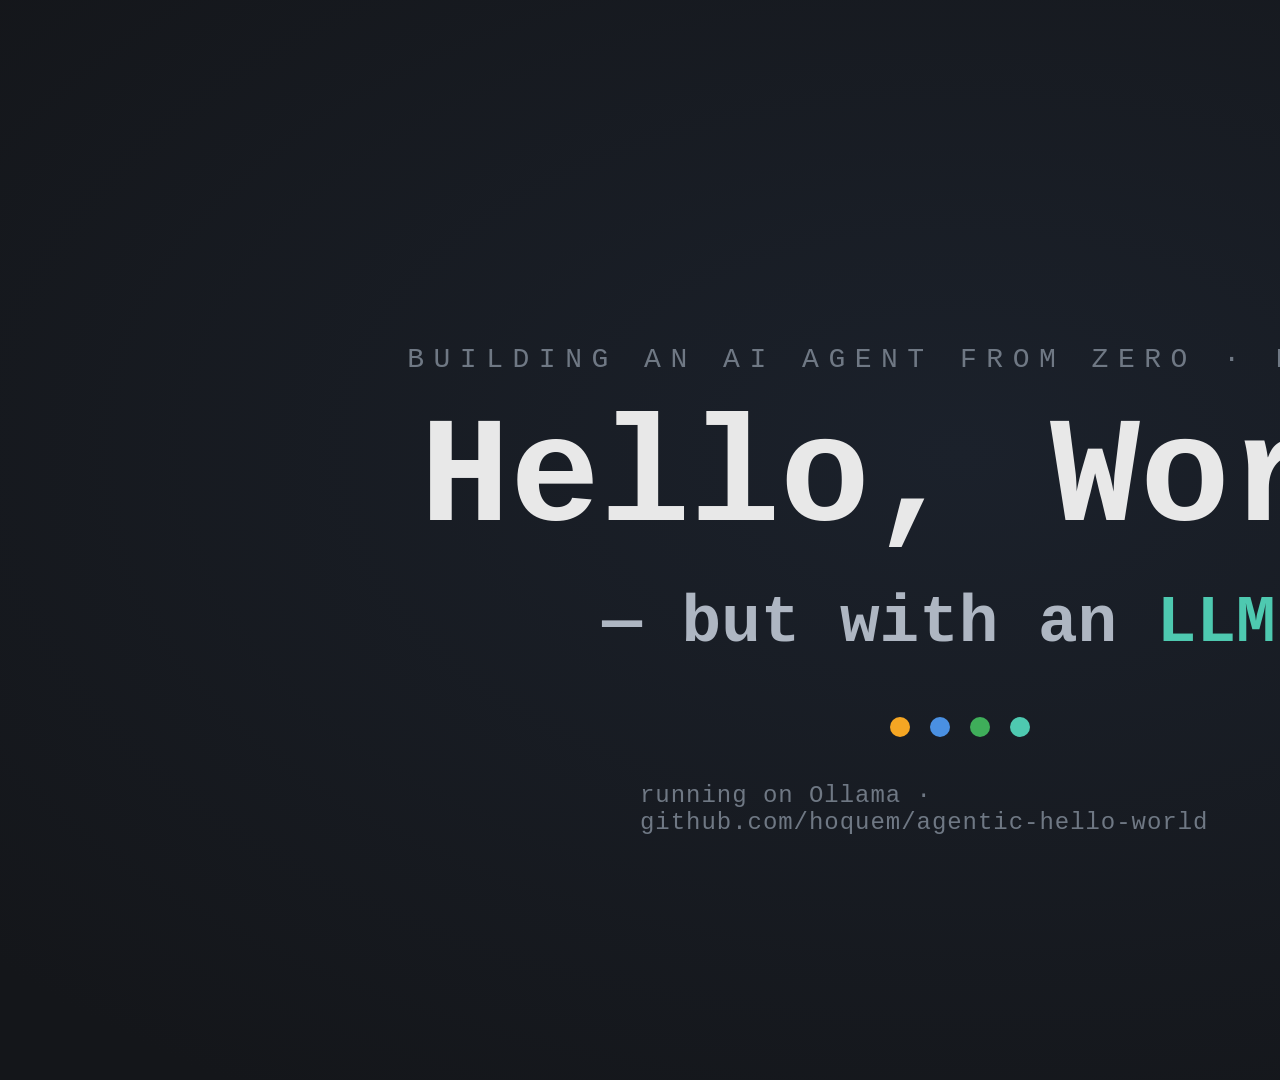
<file: production/cards/title.html>
<!doctype html>
<html><head><meta charset="utf-8"><style>
  :root{--bg:#14161a;--fg:#e8e8e8;--user:#4a90e2;--assistant:#3fae5a;--system:#f5a623;--cloud:#4ec9b0;--muted:#6f7884}
  *{margin:0;box-sizing:border-box}
  html,body{width:1920px;height:1080px;overflow:hidden}
  body{background:radial-gradient(1300px 760px at 50% 42%, #1b212b, var(--bg));
       color:var(--fg);font-family:ui-monospace,SFMono-Regular,Menlo,monospace;
       display:flex;flex-direction:column;align-items:center;justify-content:center;gap:30px}
  .kicker{font-size:28px;letter-spacing:.34em;text-transform:uppercase;color:var(--muted)}
  .t1{font-size:150px;font-weight:700;line-height:1}
  .t2{font-size:66px;color:#aeb6c2;font-weight:600}
  .t2 .accent{color:var(--cloud);font-weight:700}
  .cursor{display:inline-block;width:34px;height:64px;background:var(--cloud);
          vertical-align:-8px;margin-left:8px;border-radius:4px}
  .dots{display:flex;gap:20px;margin-top:26px}
  .dot{width:20px;height:20px;border-radius:50%}
  .foot{position:absolute;bottom:64px;font-size:24px;color:var(--muted);letter-spacing:.04em}
</style></head><body>
  <div class="kicker">Building an AI Agent from Zero &middot; Episode 1</div>
  <div class="t1">Hello, World</div>
  <div class="t2">&mdash; but with an <span class="accent">LLM</span><span class="cursor"></span></div>
  <div class="dots">
    <span class="dot" style="background:var(--system)"></span>
    <span class="dot" style="background:var(--user)"></span>
    <span class="dot" style="background:var(--assistant)"></span>
    <span class="dot" style="background:var(--cloud)"></span>
  </div>
  <div class="foot">running on Ollama &middot; github.com/hoquem/agentic-hello-world</div>
</body></html>
</file>
<file: production/blog/blog.css>
/* ------------------------------------------------------------------ *
 * Shared styling for the blog diagrams.
 *
 * Same visual language as the videos and the app: dark background,
 * monospace type, and the SACRED role colors (system=amber, user=blue,
 * assistant=green, tool=purple). Each diagram is its own HTML file that
 * links this stylesheet; render-blog.mjs screenshots them to PNG.
 * ------------------------------------------------------------------ */

:root {
  --system:    #f5a623;  /* amber  — standing orders / job description   */
  --user:      #4a90e2;  /* blue   — the request                        */
  --assistant: #3fae5a;  /* green  — the model's reply                  */
  --tool:      #b07cd6;  /* purple — a result handed back to the model  */
  --cloud:     #4ec9b0;  /* teal   — the model / the wire               */

  --bg:    #14161a;
  --fg:    #e8e8e8;
  --panel: #1d2026;
  --line:  #2a2e37;
  --ink:   #0d0f12;
  --muted: #6f7884;
}

* { margin: 0; box-sizing: border-box; }

body {
  background: radial-gradient(1300px 820px at 50% 40%, #1b212b, var(--bg));
  color: var(--fg);
  font-family: ui-monospace, SFMono-Regular, Menlo, monospace;
  display: flex;
  flex-direction: column;
  align-items: center;
  justify-content: center;
  overflow: hidden;
}

/* The fixed-size canvas each diagram draws on. render-blog.mjs sets the
   viewport to match --w / --h declared per file. min-height:100vh makes the
   stage fill the canvas so content centers properly; the generous bottom
   padding reserves a band for the absolute footer so they never collide. */
.stage {
  position: relative;
  min-height: 100vh;
  width: 100%;
  display: flex;
  flex-direction: column;
  align-items: center;
  justify-content: center;
  gap: 34px;
  padding: 70px 64px 130px;
}

/* ---- shared headings ---- */
.kicker {
  font-size: 22px;
  letter-spacing: .32em;
  text-transform: uppercase;
  color: var(--muted);
}
.headline { font-size: 52px; font-weight: 700; line-height: 1.08; text-align: center; }
.headline .accent { color: var(--cloud); }
.sub { font-size: 26px; color: #aeb6c2; text-align: center; max-width: 1100px; line-height: 1.4; }
.foot {
  position: absolute; bottom: 42px; font-size: 20px; color: var(--muted);
  letter-spacing: .04em;
}

/* ---- role-colored card (the deck's building block) ---- */
.card {
  background: var(--panel);
  border-left: 8px solid var(--line);
  border-radius: 12px;
  padding: 22px 26px;
  min-width: 320px;
  box-shadow: 0 14px 40px rgba(0, 0, 0, .35);
}
.card .role {
  font-size: 18px; letter-spacing: .18em; text-transform: uppercase;
  margin-bottom: 8px; font-weight: 700;
}
.card .body { font-size: 26px; color: var(--fg); }
.card .note { font-size: 19px; color: var(--muted); margin-top: 10px; }

.card.system    { border-left-color: var(--system); }
.card.system    .role { color: var(--system); }
.card.user      { border-left-color: var(--user); }
.card.user      .role { color: var(--user); }
.card.assistant { border-left-color: var(--assistant); }
.card.assistant .role { color: var(--assistant); }
.card.tool      { border-left-color: var(--tool); }
.card.tool      .role { color: var(--tool); }

/* ---- the three actors ---- */
.actor {
  display: flex; flex-direction: column; align-items: center; gap: 14px;
  width: 340px; text-align: center;
}
.actor .glyph {
  width: 150px; height: 150px; border-radius: 24px;
  display: flex; align-items: center; justify-content: center;
  font-size: 76px; background: var(--panel); border: 2px solid var(--line);
}
.actor .name { font-size: 30px; font-weight: 700; letter-spacing: .04em; }
.actor .desc { font-size: 21px; color: var(--muted); line-height: 1.35; }

/* HARNESS — the protagonist, the only part that changes. It glows. */
.actor.harness .glyph {
  border-color: var(--cloud);
  box-shadow: 0 0 0 4px rgba(78, 201, 176, .14), 0 0 60px rgba(78, 201, 176, .28);
}
.actor.harness .name { color: var(--cloud); }

/* LLM — a sealed black box. Frozen on the build axis: you never retrain it. */
.box.llm {
  position: relative;
  width: 360px; min-height: 200px;
  border-radius: 20px;
  background: linear-gradient(160deg, #0c0e12, #05070a);
  border: 2px solid #2f3845;
  display: flex; flex-direction: column; align-items: center; justify-content: center;
  gap: 10px; padding: 30px;
  box-shadow: inset 0 0 60px rgba(0, 0, 0, .6);
}
.box.llm .glyph { font-size: 60px; }
.box.llm .name  { font-size: 34px; font-weight: 700; letter-spacing: .14em; }
.box.llm .tag   { font-size: 19px; color: var(--muted); }

/* a "stamped on" label, rotated like an ink stamp */
.stamp {
  font-size: 18px; font-weight: 700; letter-spacing: .12em; text-transform: uppercase;
  color: #d65a5a; border: 3px solid #d65a5a; border-radius: 8px;
  padding: 5px 12px; transform: rotate(-7deg); opacity: .92;
}
.stamps { display: flex; gap: 14px; flex-wrap: wrap; justify-content: center; }

/* ---- arrows between things ---- */
.flow-row { display: flex; align-items: center; gap: 30px; justify-content: center; }
.arrow {
  display: flex; flex-direction: column; align-items: center; gap: 6px;
  color: var(--muted); font-size: 18px; min-width: 120px;
}
.arrow .line { font-size: 40px; line-height: 1; }
.arrow.out .line { color: var(--user); }
.arrow.back .line { color: var(--cloud); }

/* ---- the deck: a stack of cards ---- */
.deck {
  display: flex; flex-direction: column; gap: 12px;
  padding: 18px; border-radius: 16px; border: 1px dashed var(--line);
  background: rgba(255, 255, 255, .015);
}
.deck .mini {
  border-left: 7px solid var(--line); border-radius: 8px;
  background: var(--panel); padding: 12px 18px; font-size: 21px; min-width: 300px;
}
.mini.system    { border-left-color: var(--system); }
.mini.user      { border-left-color: var(--user); }
.mini.assistant { border-left-color: var(--assistant); }
.mini.tool      { border-left-color: var(--tool); }
.mini .r { font-size: 14px; letter-spacing: .14em; text-transform: uppercase; color: var(--muted); }
</file>
